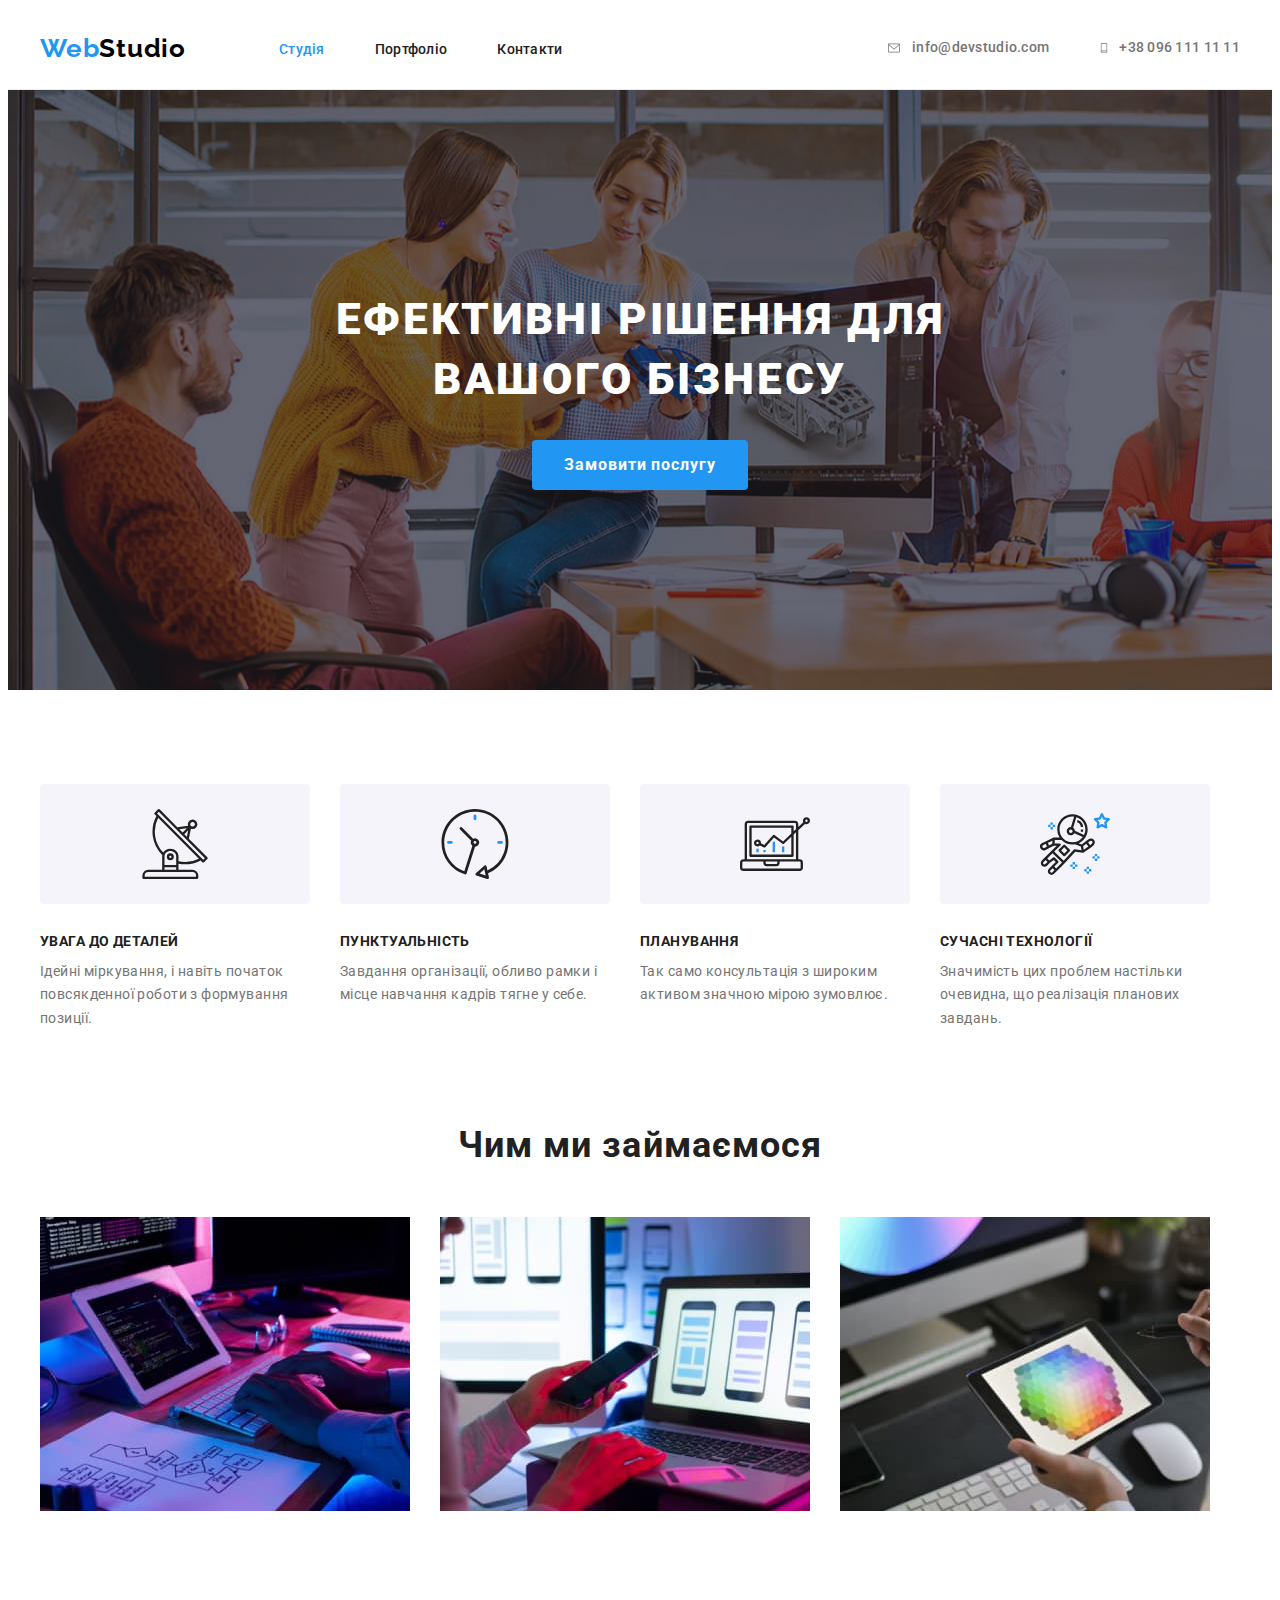
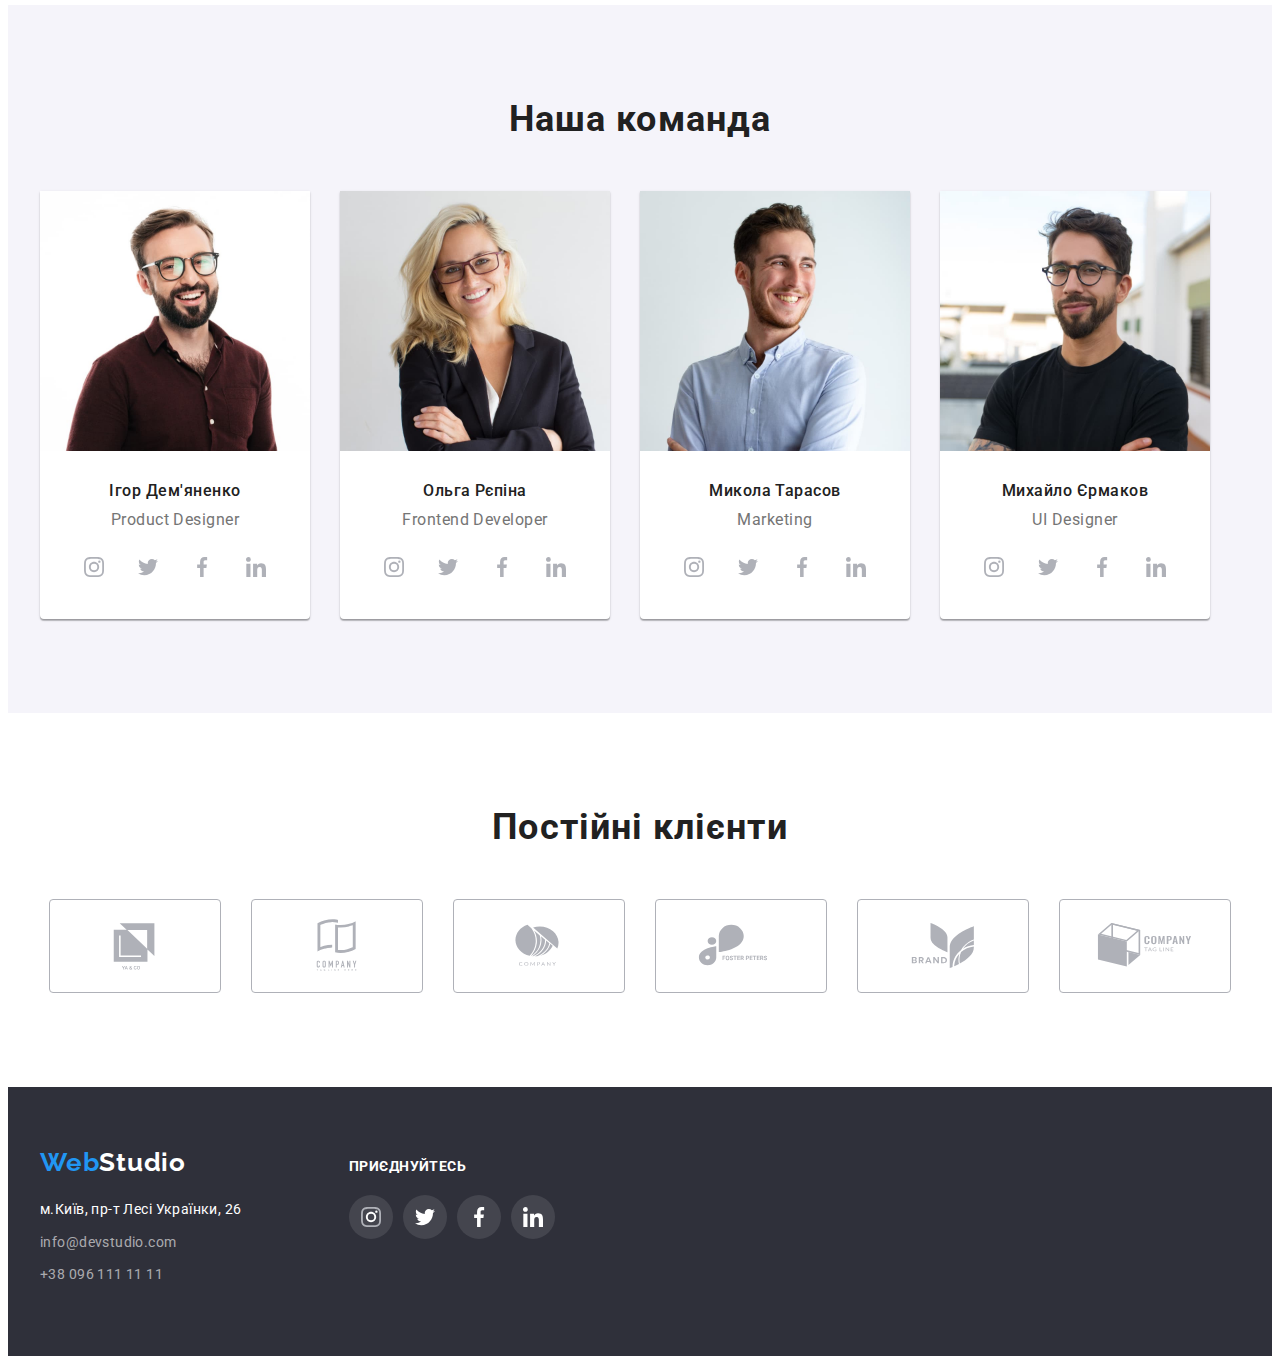
<file: index.html>
<!DOCTYPE html>
<html lang="uk">
  <head>
    <meta charset="UTF-8" />
    <meta http-equiv="X-UA-Compatible" content="IE=edge" />
    <meta name="viewport" content="width=device-width, initial-scale=1.0" />
    <title>Document</title>
    <link
      href="https://fonts.googleapis.com/css2?family=Raleway:wght@700&family=Roboto:wght@400;500;700;900&display=swap"
      rel="stylesheet"
    />
    <link
      rel="stylesheet"
      href="https://cdnjs.cloudflare.com/ajax/libs/modern-normalize/1.1.0/modern-normalize.min.css"
      integrity="sha512-wpPYUAdjBVSE4KJnH1VR1HeZfpl1ub8YT/NKx4PuQ5NmX2tKuGu6U/JRp5y+Y8XG2tV+wKQpNHVUX03MfMFn9Q=="
      crossorigin="anonymous"
      referrerpolicy="no-referrer"
    />
    <link rel="stylesheet" href="./css/styles.css" />
  </head>
  <body>

    <!--HEADER -->
    <header class="page-header">
      <div class="container header-container-new">
        <nav class="header-container" >
          <a href="" class="link web">Web<span class="logo-studio">Studio</span></a>
         <!-- Site nav -->
         <ul class="nav list">
            <li class="item"><a href="" class="link current">Студія</a></li>
            <li class="item"><a href="./portfolio.html" class="link site-nav">Портфоліо</a></li>
            <li class="item"><a href="" class="link site-nav">Контакти</a></li>
         </ul>
        </nav>


      <div class="contact">

          <!-- Contact -->
         <ul class="menu-contacts list">
            <li class="item"><a href="mailto:info@devstudio.com" class="link contact">
      <svg class="contact-icon" width="16" height="12">
        <use href="./images/icons.svg#icon-envelope"></use>
      </svg>
      info@devstudio.com</a>
            </li>
            <li class="item"><a href="tel:+380961111111" class="link contact">
              <svg class="contact-icon" width="10" height="16">
        <use href="./images/icons.svg#icon-smartphone"></use>
      </svg>
              +38 096 111 11 11</a>
            </li>
          </ul>
      </div>
    </header>
    <main>

      <!--HERO-->
      <section class="hero">
        <div class="container">
          <div class="hero-content">
            <h1 class="hero-title">Ефективні рішення для <br />вашого бізнесу</h1>
            <button type="button" class="button primary">Замовити послугу</button>
          </div>
        </div>
      </section>



      <!--SECTION-->
      <section class="section">
        <div class="container">
          <h2 class="section-title visually-hidden ">Наші переваги</h2>
          <ul class="list section-photo">
            <li class="item-section">
              <div class="item-section-new">
              <svg class="section-icon" width="70px" height="70px">
                <use href="./images/icons.svg#icon-antenna-1"></use>
              </svg>
            </div>
              <h3 class="section-title">Увага до деталей</h3>
              <p class="text">
                Ідейні міркування, і навіть початок повсякденної роботи з формування позиції.
              </p>
            </li>
            <li class="item-section">
              <div class="item-section-new">
              <svg class="section-icon" width="70px" height="70px">
                <use href="./images/icons.svg#icon-clock-1"></use>
              </svg>
            </div>
              <h3 class="section-title">Пунктуальність</h3>
              <p class="text">
                Завдання організації, обливо рамки і місце навчання кадрів тягне у себе.
              </p>
            </li>
            <li class="item-section">
              <div class="item-section-new">
              <svg class="section-icon" width="70px" height="70px">
                <use href="./images/icons.svg#icon-diagram-1"></use>
              </svg>
            </div>
              <h3 class="section-title">Планування</h3>
              <p class="text">Так само консультація з широким активом значною мірою зумовлює.</p>
            </li>
            <li class="item-section">
              <div class="item-section-new">
              <svg class="section-icon" width="70px" height="70px">
                <use href="./images/icons.svg#icon-astronaut-1"></use>
              </svg>
            </div>
              <h3 class="section-title">Сучасні технології</h3>
              <p class="text">
                Значимість цих проблем настільки очевидна, що реалізація планових завдань.
              </p>
            </li>
          </ul>
        </div>
      </section>






      <!-- Work -->
      <section class="work">
        <div class="container">
          <div class="work-content">
            <h2 class="work-title">Чим ми займаємося</h2>
            <ul class="list work-photo">
              <li><img src="images/img_1.jpg" alt="клавіатура" width="370" /></li>
              <li><img src="images/img_2.jpg" alt="телефон" width="370" /></li>
              <li><img src="images/img_3.jpg" alt="планшет" width="370" /></li>
            </ul>
          </div>
        </div>
      </section>




      <!-- Team -->
      <section class="team">
        <div class="container color">
          <h2 class="about-team">Наша команда</h2>
          <ul class="list team-list">
             <li class="item-team">
               <img src="images/img1_1.jpg" alt="Фото Ігор" width="270" />
               <div class="team-content">
                 <h3 class="team-title">Ігор Дем'яненко</h3>
                 <p lang="en" class="team-proffesion">Product Designer</p>
                       <ul class="team-soc-list list">
                         <li class="team-soc-item">
                           <a href="" class="team-soc-link link">
                              <svg class="team-soc-icon" width="20" height="20">
                                <use href="./images/icons.svg#icon-instagram-2"></use>
                              </svg>
                           </a>
                         </li>
                         <li class="team-soc-item">
                            <a href="" class="team-soc-link link">
                              <svg class="team-soc-icon" width="20" height="20">
                                <use href="./images/icons.svg#icon-twitter-1"></use>
                              </svg>
                           </a>
                         </li>
                         <li class="team-soc-item">
                            <a href="" class="team-soc-link link">
                              <svg class="team-soc-icon" width="20" height="20">
                                <use href="./images/icons.svg#icon-facebook-1"></use>
                              </svg>
                           </a>
                         </li>
                         <li class="team-soc-item">
                            <a href="" class="team-soc-link link">
                              <svg class="team-soc-icon" width="20" height="20">
                                <use href="./images/icons.svg#icon-linkedin-1"></use>
                              </svg>
                           </a>
                         </li>
                       </ul>
               </div>
             </li>
             <li class="item-team">
              <img src="images/img2_1.jpg" alt="Фото Ольга" width="270" />
              <div class="team-content">
                <h3 class="team-title">Ольга Рєпіна</h3>
                <p lang="en" class="team-proffesion">Frontend Developer</p>
                  <ul class="team-soc-list list">
                         <li class="team-soc-item">
                           <a href="" class="team-soc-link link">
                              <svg class="team-soc-icon" width="20" height="20">
                                <use href="./images/icons.svg#icon-instagram-2"></use>
                              </svg>
                           </a>
                         </li>
                         <li class="team-soc-item">
                            <a href="" class="team-soc-link link">
                              <svg class="team-soc-icon" width="20" height="20">
                                <use href="./images/icons.svg#icon-twitter-1"></use>
                              </svg>
                           </a>
                         </li>
                         <li class="team-soc-item">
                            <a href="" class="team-soc-link link">
                              <svg class="team-soc-icon" width="20" height="20">
                                <use href="./images/icons.svg#icon-facebook-1"></use>
                              </svg>
                           </a>
                         </li>
                         <li class="team-soc-item">
                            <a href="" class="team-soc-link link">
                              <svg class="team-soc-icon" width="20" height="20">
                                <use href="./images/icons.svg#icon-linkedin-1"></use>
                              </svg>
                           </a>
                         </li>
                       </ul>
              </div>
            </li>      
            <li class="item-team">
                 <img src="images/img3_1.jpg" alt="Фото Микола" width="270" />
                <div class="team-content">
                  <h3 class="team-title">Микола Тарасов</h3>
                  <p lang="en" class="team-proffesion">Marketing</p>
                    <ul class="team-soc-list list">
                         <li class="team-soc-item">
                           <a href="" class="team-soc-link link">
                              <svg class="team-soc-icon" width="20" height="20">
                                <use href="./images/icons.svg#icon-instagram-2"></use>
                              </svg>
                           </a>
                         </li>
                         <li class="team-soc-item">
                            <a href="" class="team-soc-link link">
                              <svg class="team-soc-icon" width="20" height="20">
                                <use href="./images/icons.svg#icon-twitter-1"></use>
                              </svg>
                           </a>
                         </li>
                         <li class="team-soc-item">
                            <a href="" class="team-soc-link link">
                              <svg class="team-soc-icon" width="20" height="20">
                                <use href="./images/icons.svg#icon-facebook-1"></use>
                              </svg>
                           </a>
                         </li>
                         <li class="team-soc-item">
                            <a href="" class="team-soc-link link">
                              <svg class="team-soc-icon" width="20" height="20">
                                <use href="./images/icons.svg#icon-linkedin-1"></use>
                              </svg>
                           </a>
                         </li>
                       </ul>
                  </div>
            </li>
            <li class="item-team">
                <img src="images/img4_1.jpg" alt="Фото Михайло" width="270" />
                <div class="team-content">
                <h3 class="team-title">Михайло Єрмаков</h3>
                <p lang="en" class="team-proffesion">UI Designer</p>
                <ul class="team-soc-list list">
                         <li class="team-soc-item">
                           <a href="" class="team-soc-link link">
                              <svg class="team-soc-icon" width="20" height="20">
                                <use href="./images/icons.svg#icon-instagram-2"></use>
                              </svg>
                           </a>
                         </li>
                         <li class="team-soc-item">
                            <a href="" class="team-soc-link link">
                              <svg class="team-soc-icon" width="20" height="20">
                                <use href="./images/icons.svg#icon-twitter-1"></use>
                              </svg>
                           </a>
                         </li>
                         <li class="team-soc-item">
                            <a href="" class="team-soc-link link">
                              <svg class="team-soc-icon" width="20" height="20">
                                <use href="./images/icons.svg#icon-facebook-1"></use>
                              </svg>
                           </a>
                         </li>
                         <li class="team-soc-item">
                            <a href="" class="team-soc-link link">
                              <svg class="team-soc-icon" width="20" height="20">
                                <use href="./images/icons.svg#icon-linkedin-1"></use>
                              </svg>
                           </a>
                         </li>
                       </ul>
          </ul>
        </div>
      </section>
    </main>

<!----------------- CLIENTS ---------------->
      <section class="clients">
        <div class="container">
            <h2 class="clients-title">Постійні клієнти</h2>
              <ul class="clients-list list">
              <li class="clients-item">                        
                <a href="" class="clients-link link">
                <svg class="clients-logo" width="170" height="92">
                  <use href="./images/icons.svg#icon-Logo-6-1"></use>
                </svg>
                </a>                
              </li>
              <li class="clients-item">                        
                <a href="" class="clients-link link">
                <svg class="clients-logo" width="170" height="92">
                  <use href="./images/icons.svg#icon-Logo-7-1"></use>
                </svg>
                </a>
              </li>
              <li class="clients-item">                          
                <a href="" class="clients-link link">
                <svg class="clients-logo" width="170" height="92">
                  <use href="./images/icons.svg#icon-Logo-8-1"></use>
                </svg>
                </a>
              </li>
              <li class="clients-item">                           
                <a href="" class="clients-link link">
                <svg class="clients-logo" width="170" height="92">
                  <use href="./images/icons.svg#icon-Logo-9-1"></use>
                </svg>
                </a>
              </li>
              <li class="clients-item">                         
                <a href="" class="clients-link link">
                <svg class="clients-logo" width="170" height="92">
                  <use href="./images/icons.svg#icon-Logo-10-1"></use>
                </svg>
                </a>
              </li>
              <li class="clients-item">                         
                <a href="" class="clients-link link">
                <svg class="clients-logo" width="170" height="92">
                  <use href="./images/icons.svg#icon-Logo-11-1"></use>
                </svg>
                </a>
              </li>
            </ul>
        </div>
      </section>


  <footer class="finish">
      <div class="container footer">
        <div class="logo-contact">
        <a href="" class="link web">Web<span class="logo-studio-footer">Studio</span></a>
      
        <address class="contacts-address">
          
          <ul class="list contacts-list">
            <li class="contacts-item">
              <a
                href="https://goo.gl/maps/cSazSaJ8c9VCCnmr8"
                target="_blank"
                rel="noopener noreferrer"
                class="link address-location"
                >м.Київ, пр-т Лесі Українки, 26
              </a>
            </li>
            <li class="contacts-item">
              <a href="mailto:info@devstudio.com" class="link address">info@devstudio.com</a>
            </li>
            <li class="contacts-item">
              <a href="tel:+380961111111" class="link address">+38 096 111 11 11</a>
            </li>
          </ul>
        </address>
      </div>
      <div class="soc">
        <p class="soc-title">Приєднуйтесь</p>   
        <ul class="finish-soc-list list">
                         <li class="finish-soc-item">
                           <a href="" class="finish-soc-link link">
                              <svg class="finish-soc-icon" width="20" height="20">
                                <use href="./images/icons.svg#icon-instagram-2"></use>
                              </svg>
                           </a>
                         </li> 
                         <li class="finish-soc-item">
                           <a href="" class="finish-soc-link link">
                              <svg class="finish-soc-icon" width="20" height="20">
                                <use href="./images/icons.svg#icon-twitter-1"></use>
                              </svg>
                           </a>
                         </li>
                          <li class="finish-soc-item">
                           <a href="" class="finish-soc-link link">
                              <svg class="finish-soc-icon" width="20" height="20">
                                <use href="./images/icons.svg#icon-facebook-1"></use>
                              </svg>
                           </a>
                         </li>
                          <li class="finish-soc-item">
                           <a href="" class="finish-soc-link link">
                              <svg class="finish-soc-icon" width="20" height="20">
                                <use href="./images/icons.svg#icon-linkedin-1"></use>
                              </svg>
                           </a>
                         </li>
        </ul>
      </div>
      <div>
      </div>
    </footer>
  </body>
</html>
</file>
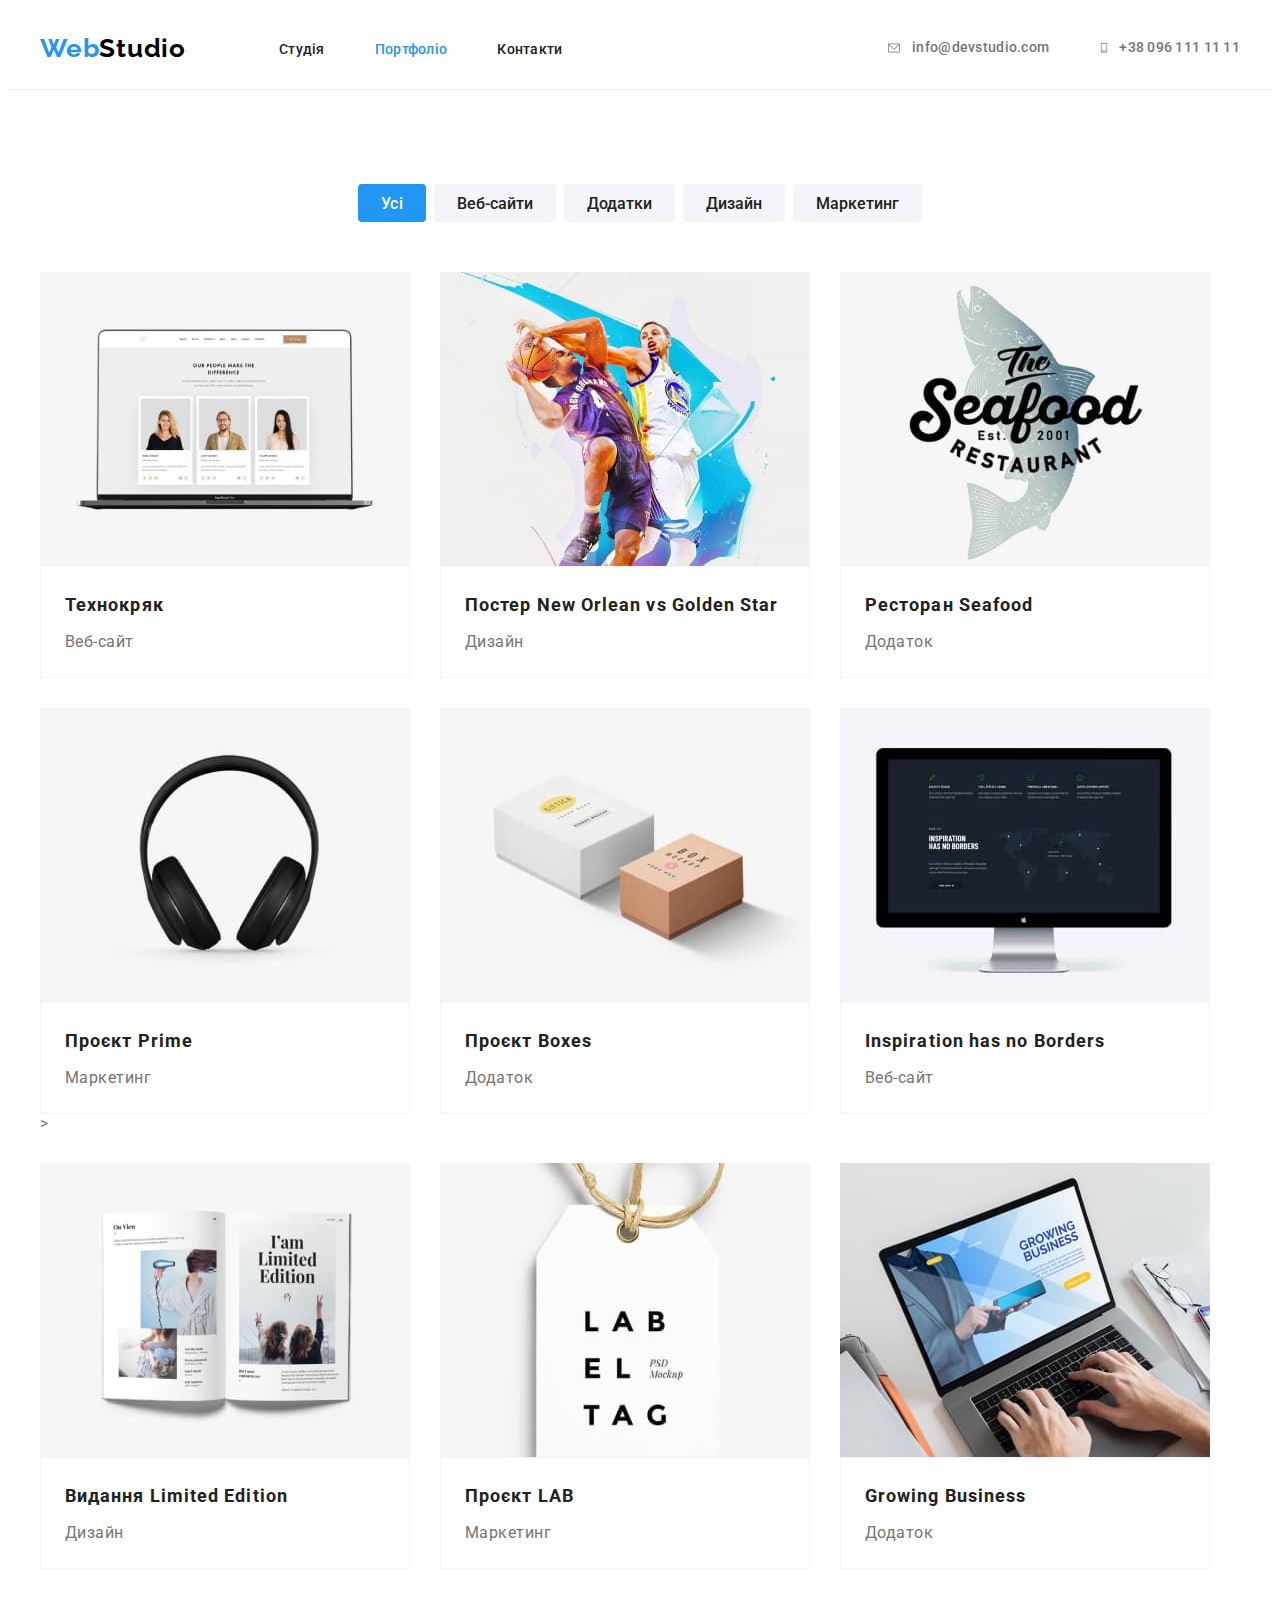
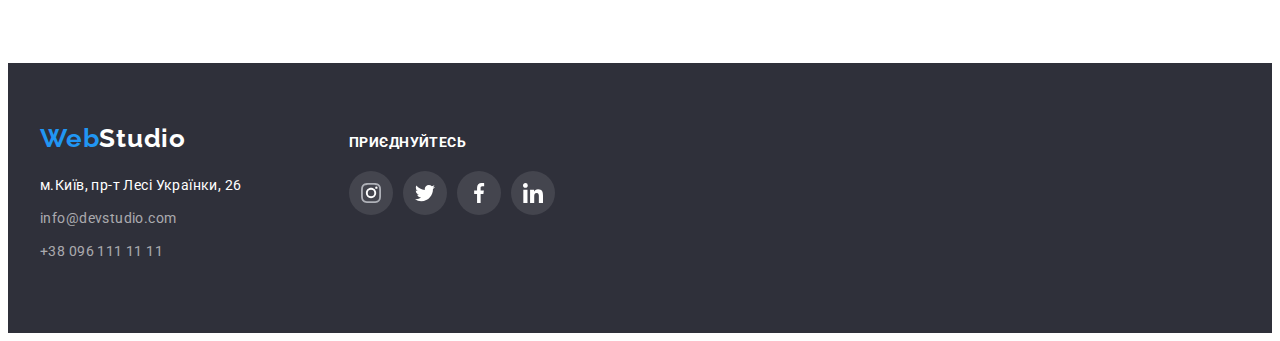
<file: portfolio.html>
<!DOCTYPE html>
<html lang="uk">
  <head>
    <meta charset="UTF-8" />
    <meta http-equiv="X-UA-Compatible" content="IE=edge" />
    <meta name="viewport" content="width=device-width, initial-scale=1.0" />
    <title>Document</title>
    <link
      href="https://fonts.googleapis.com/css2?family=Raleway:wght@700&family=Roboto:wght@400;500;700;900&display=swap"
      rel="stylesheet"
    />
    <link
      rel="stylesheet"
      href="https://cdnjs.cloudflare.com/ajax/libs/modern-normalize/1.1.0/modern-normalize.min.css"
      integrity="sha512-wpPYUAdjBVSE4KJnH1VR1HeZfpl1ub8YT/NKx4PuQ5NmX2tKuGu6U/JRp5y+Y8XG2tV+wKQpNHVUX03MfMFn9Q=="
      crossorigin="anonymous"
      referrerpolicy="no-referrer"
    />
    <link rel="stylesheet" href="./css/styles.css" />
  </head>
  <body>

    <!--HEADER -->

   <header class="page-header">
      <div class="container header-container-new">
        <nav class="header-container" >
          <a href="" class="link web">Web<span class="logo-studio">Studio</span></a>
         <!-- Site nav -->
         <ul class="nav list">
          <li class="item"><a href="./index.html" class="link site-nav">Студія</a></li>
          <li class="item"><a href="./portfolio.html" class="link current">Портфоліо</a></li>
          <li class="item"><a href="" class="link site-nav">Контакти</a></li>
       </ul>
        </nav>
      <div class="contact">

          <!-- Contact -->
         <ul class="menu-contacts list">
            <li class="item"><a href="mailto:info@devstudio.com" class="link contact">
      <svg class="contact-icon" width="16" height="12">
        <use href="./images/icons.svg#icon-envelope"></use>
      </svg>
      info@devstudio.com</a>
            </li>
            <li class="item"><a href="tel:+380961111111" class="link contact">
              <svg class="contact-icon" width="10" height="16">
        <use href="./images/icons.svg#icon-smartphone"></use>
      </svg>
              +38 096 111 11 11</a>
            </li>
          </ul>
      </div>
    </header>

    <main>

      <section class="portfolio">
        <div class="container">
        <h1 class="visually-hidden">Наше портфоліо</h1>
        <ul class="list filter-list">
          <li class="item-button"><button type="button" class="filter">Усі</button></li>
          <li class="item-button"><button type="button" class="simple">Веб-сайти</button></li>
          <li class="item-button"><button type="button" class="simple">Додатки</button></li>
          <li class="item-button"><button type="button" class="simple">Дизайн</button></li>
          <li class="item-button"><button type="button" class="simple">Маркетинг</button></li>
        </ul>
        <ul class="list portfolio-list">
          <li class="elements">
            <img src="images/img_techno.jpg" alt="технокряк" width="370" />
           <div class="total-portfolio">
              <h2 class="name-portfolio">Технокряк</h2>
              <p class="text-portfolio">Веб-сайт</p>
            </div>
          </li>
          <li class="elements">
            <img src="images/img_new_orlean.jpg" alt="постер" width="370" />
              <div class="total-portfolio">
                <h2 class="name-portfolio">Постер<span lang="en"> New Orlean vs Golden Star </span></h2>
                <p class="text-portfolio">Дизайн</p>
            </div>
          </li>
          <li class="elements">
            <img src="images/img_seafood.jpg" alt="ресторан" width="370" />
            <div class="total-portfolio">
              <h2 class="name-portfolio">Ресторан<span lang="en"> Seafood</span></h2>
              <p class="text-portfolio">Додаток</p>
              </div>
          </li>
          <li class="elements">
            <img src="images/img_prime.jpg" alt="prime" width="370" />
            <div class="total-portfolio">
              <h2 class="name-portfolio">Проєкт <span lang="en"> Prime</span></h2>
              <p class="text-portfolio">Маркетинг</p>
            </div>>
          </li>
          <li class="elements">
              <img src="images/img_boxes.jpg" alt="boxes" width="370" />
              <div class="total-portfolio">
                <h2 class="name-portfolio">Проєкт <span lang="en">Boxes</span></h2>
                <p class="text-portfolio">Додаток</p>
              </div>
          </li>
          <li class="elements">
            <img src="images/img_inspiration.jpg" alt="inspiration" width="370" />
            <div class="total-portfolio">
              <h2 lang="en" class="name-portfolio">Inspiration has no Borders</h2>
              <p class="text-portfolio">Веб-сайт</p>
            </div>
          </li>
          <li class="elements">
            <img src="images/img_limited_edition.jpg" alt="edition" width="370" />
            <div class="total-portfolio">
              <h2 class="name-portfolio">Видання <span lang="en">Limited Edition</span></h2>
              <p class="text-portfolio">Дизайн</p>
            </div>
          </li>
          <li class="elements">
            <img src="images/img_lab.jpg" alt="lab" width="370" />
            <div class="total-portfolio">
              <h2 class="name-portfolio">Проєкт<span lang="en"> LAB</span></h2>
              <p class="text-portfolio">Маркетинг</p>
            </div>
          </li>
          <li class="elements">
            <img src="images/img_growing_business.jpg" alt="growing business" width="370" />
            <div class="total-portfolio">
            <h2 lang="en" class="name-portfolio">Growing Business</h2>
            <p class="text-portfolio">Додаток</p>
            </div>
          </li>
        </ul>
        </div>
      </section>
    </main>


   <footer class="finish">
      <div class="container footer">
        <div class="logo-contact">
        <a href="" class="link web">Web<span class="logo-studio-footer">Studio</span></a>
      
        <address class="contacts-address">
          
          <ul class="list contacts-list">
            <li class="contacts-item">
              <a
                href="https://goo.gl/maps/cSazSaJ8c9VCCnmr8"
                target="_blank"
                rel="noopener noreferrer"
                class="link address-location"
                >м.Київ, пр-т Лесі Українки, 26
              </a>
            </li>
            <li class="contacts-item">
              <a href="mailto:info@devstudio.com" class="link address">info@devstudio.com</a>
            </li>
            <li class="contacts-item">
              <a href="tel:+380961111111" class="link address">+38 096 111 11 11</a>
            </li>
          </ul>
        </address>
      </div>
      <div class="soc">
        <p class="soc-title">Приєднуйтесь</p>   
        <ul class="finish-soc-list list">
                         <li class="finish-soc-item">
                           <a href="" class="finish-soc-link link">
                              <svg class="finish-soc-icon" width="20" height="20">
                                <use href="./images/icons.svg#icon-instagram-2"></use>
                              </svg>
                           </a>
                         </li> 
                         <li class="finish-soc-item">
                           <a href="" class="finish-soc-link link">
                              <svg class="finish-soc-icon" width="20" height="20">
                                <use href="./images/icons.svg#icon-twitter-1"></use>
                              </svg>
                           </a>
                         </li>
                          <li class="finish-soc-item">
                           <a href="" class="finish-soc-link link">
                              <svg class="finish-soc-icon" width="20" height="20">
                                <use href="./images/icons.svg#icon-facebook-1"></use>
                              </svg>
                           </a>
                         </li>
                          <li class="finish-soc-item">
                           <a href="" class="finish-soc-link link">
                              <svg class="finish-soc-icon" width="20" height="20">
                                <use href="./images/icons.svg#icon-linkedin-1"></use>
                              </svg>
                           </a>
                         </li>
        </ul>
      </div>
      <div>
      </div>
    </footer>
  </body>
</html>
</file>
<file: css/styles.css>
:root {
--primary-text-color: #757575;
--title-text-color: #212121;
--accent-color: #2196F3;
--white-color: #FFFFFF;
--black-color: #000;
--background-color-hero: #2F303A;
--background-color-grey: #F5F4FA;
--background-color-finish: #2F303A;
--color-address: rgba(255, 255, 255, 0.6);
}


body {
    background-color: var(--white-color);
    color: var(--primary-text-color);
    font-family: 'Roboto', sans-serif;
}
p, h1, h2, h3, h4, h5, h6 {
    margin: 0;
}
ul, ol {
    margin: 0;
    padding-left: 0;
    list-style: none;
}
button {
    cursor: pointer;
    font-family: inherit;
}
address {
    font-style: normal;
}
img {
    display: block;
}


.container {
  width: 100%;
  max-width: 1200px;
  padding-left: 15px;
  padding-right: 15px;
  margin: 0 auto;
  
}
/* ------------------HEADER ---------------------------> */
.page-header {
    padding-top: 25px;
    padding-bottom: 25px;
    border-bottom: 1px solid #ECECEC;
}
.header-container {
    display: flex;
    align-items: center;
    justify-content: center;
}

/* Logo */
.link.web {
   margin-right: 93px;

}
.item + .item {
    margin-left: 50px;
}

.web {
    color: var(--accent-color);
    font-family: Raleway, sans-serif;
    font-weight: 700;
    font-size: 26px;
    line-height: 1.19;
    letter-spacing: 0.03em;
    text-decoration: none;
}

.logo-studio {
    color: var(--black-color);
    font-family: Raleway, sans-serif;
    font-weight: 700;
    font-size: 26px;
    line-height: 1.19;
    letter-spacing: 0.03em;
    text-decoration: none;
}

.link:hover,
.link:focus {
    color: var(--accent-color);
}

/* ------------------SITE-NAV ---------------------------> */
.site-nav {
    color: var(--title-text-color);
    font-weight: 500;
    font-size: 14px;
    line-height: 1.14;
    letter-spacing: 0.02em;
    text-decoration: none;
}
.header-container-new {
    display: flex;
    align-items: center;
}



.nav.list {
    display: flex;
    align-items: center;
}

.current {
    color: var(--accent-color);
    font-weight: 500;
    font-size: 14px;
    line-height: 1.14;
    letter-spacing: 0.02em;
    text-decoration: none;
}


/* ------------------CONTACT ---------------------------> */
.contact {
    color: var(--primary-text-color);
    font-weight: 500;
    font-size: 14px;
    line-height: 1.14;
    letter-spacing: 0.02em;
    text-decoration: none;
    margin-left: auto;

}
  .menu-contacts.list {
    display: flex;
} 


.link.contact {
    display: flex;
    align-items: center;
}
.link.contact:hover,
.link.contact:focus {
    color: var(--accent-color);
}
.contact-icon {
    margin-right: 10px;
    fill: currentColor;
}

 




/* ------------------HERO ---------------------------> */
.hero-content {
    text-align: center;
    flex-grow: 1;
    
}
.hero-title {
    color: var(--white-color);

    font-style: normal;
    font-weight: 900;
    font-size: 44px;
    line-height: 1.36;
    text-align: center;
    letter-spacing: 0.06em;
    text-transform: uppercase;
}

.hero {
    background-color: var(--background-color-hero);
    background-image: linear-gradient(rgba(47, 48, 58, 0.4), rgba(47, 48, 58, 0.4)), url(../images/hero_background.jpg);
    max-width: 1600px;
    margin: 0 auto;
    padding-bottom: 200px;
    padding-top: 200px;


}


/* Button */
.button {
    display: inline-block;
    border: 1px solid transparent;
    min-width: 216px;
    

    color: var(--white-color);
    background-color: var(--accent-color);

    text-align: center;
}

.button.primary {
    height: 50px;
    font-weight: 700;
    font-size: 16px;
    line-height: 1.88;
    align-items: center;
    text-align: center;
    letter-spacing: 0.06em;

    border-radius: 4px;
    border: none;
    padding: 10px 32px;
    margin-top: 30px;
    
}




/* ------------------SECTION ---------------------------> */
.section {
    padding: 94px 0px;
}
.section-photo {
    display: flex;
}
.section-title {
    margin-bottom: 10px;
    color: var(--title-text-color);
    font-weight: 700;
    font-size: 14px;
    line-height: 1.14;
    letter-spacing: 0.03em;
    text-transform: uppercase;
}
.section-photo { 
gap: 30px;
 } 
.item-section {
    width: 270px;
}
.text {
    font-weight: 400;
    font-size: 14px;
    line-height: 1.71;
    letter-spacing: 0.03em;
}
.item-section-new {
    min-width: 270px;
    height: 120px;
    background-color: #F5F4FA;
    border-radius: 4px;
    margin-bottom: 30px;
    justify-content: center;
    align-items: center;
    display: flex;

}
.section-icon {
    fill: #212121;
    width: 70px;
    height: 70px;
}

/* ------------------WORK ---------------------------> */
.work {
    padding-bottom: 94px;
}
.work-photo {
    display: flex;
    gap: 30px;
}


.work-title {
    margin-bottom: 50px;
    color: var(--title-text-color);
    font-weight: 700;
    font-size: 36px;
    line-height: 1.16;
    text-align: center;
    letter-spacing: 0.03em;
    text-align: center;
}

/* ------------------TEAM ---------------------------> */

.team-content {
    
    padding: 30px 30px;
    text-align: center;
}

.team-list {
    display: flex;
    gap: 30px;
}
.item-team {
    width: calc((100%-30px)/4);
    gap: 30px;
    background-color: var(--white-color);
}
.team {
    padding: 94px 0px;
    background-color: var(--background-color-grey);
}

.about-team {
    color: var(--title-text-color);
    margin-bottom: 50px;


    font-weight: 700;
    font-size: 36px;
    line-height: 1.16;
    text-align: center;
    letter-spacing: 0.03em;
    text-align: center;
}

.team-title {
    padding-bottom: 10px;
    color: var(--title-text-color);
    font-weight: 500;
    font-size: 16px;
    line-height: 1.19;
    letter-spacing: 0.03em;
}

.team-proffesion {
    color: var(--primary-text-color);
    font-weight: 400;
    font-size: 16px;
    line-height: 1.19;
    letter-spacing: 0.03em;
    margin-bottom: 16px;
}

.team-soc-list {
    display: flex;
    justify-content: center;
    gap: 10px;
}

.team-soc-item {
    height: 44px;
    width: 44px;
}

.team-soc-link {
    width: 100%;
    height: 100%;
    border-radius: 50%;
    display: flex;
    justify-content: center;
    align-items: center;
}
.team-soc-icon {
    fill: #AFB1B8;
}
.team-soc-link:hover,
.team-soc-link:focus {
    background-color: var(--accent-color) ;
}
.team-soc-link:hover .team-soc-icon, 
.team-soc-link:focus .team-soc-icon {
    fill: var(--white-color);
}
.item-team {
background: #FFFFFF;
box-shadow: 0px 1px 3px rgba(0, 0, 0, 0.12),
0px 1px 1px rgba(0, 0, 0, 0.14),
0px 2px 1px rgba(0, 0, 0, 0.2);
border-radius: 0px 0px 4px 4px;
}

/* ------------------CLIENTS ---------------------------> */

.clients {
    padding: 94px 0;
}



.clients-title {
    margin-bottom: 50px;
    color: var(--title-text-color);
    font-weight: 700;
    font-size: 36px;
    line-height: 1.16;
    text-align: center;
    letter-spacing: 0.03em;
    text-align: center;
    
}

 .clients-list { 
    display: flex;
    justify-content: center;
    gap: 30px;
    
 }
 
 
 .clients-link { 
    height: 92px;
    width: 170px;
    border: 1px solid #AFB1B8;
    border-radius: 4px;
    display: flex;
    justify-content: center;
    align-items: center;
}

.new-list {
    display: flex;
}

.clients-logo {
    height: 60px;
    width: 106px;
    fill: #AFB1B8;
}

.clients-link:hover ,
.clients-link:focus {
fill: var(--accent-color);
border-color: var(--accent-color);
}

.clients-link:hover .clients-logo,
.clients-link:focus .clients-logo {
    fill: var(--accent-color);
    border-color: var(--accent-color);
}

/* ------------------FOOTER ---------------------------> */
.finish {
    padding-top: 60px;
    padding-bottom: 60px;
    background-color: var(--background-color-finish);
}

.contacts-item {
    margin-bottom: 9px;
}

.contacts-address {
margin-top: 20px;
}

.soc-title {

    font-weight: 700;
    font-size: 14px;
    line-height: 1.14;
    letter-spacing: 0.03em;
    text-transform: uppercase;

}

.logo-studio-footer {
    color: var(--white-color);
    font-family: Raleway, sans-serif;
    font-weight: 700;
    font-size: 26px;
    line-height: 1.19;
    letter-spacing: 0.03em;
    text-decoration: none;
}

.address-location {
    color: var(--white-color);
    font-style: normal;
    font-size: 14px;
    line-height: 1.71;
    text-decoration: none;
    letter-spacing: 0.03em;
}

.address {
    color: var(--color-address);
    font-style: normal;
    font-size: 14px;
    line-height: 1.71;
    letter-spacing: 0.03em;
    text-decoration: none;

}
.container.footer {
    display: flex;
}
.soc-title {
    color: var(--white-color);
    font-weight: 700;
    font-size: 14px;
    line-height: 1.14;
    letter-spacing: 0.03em;
    text-transform: uppercase;
   margin-top: 12px; 
 margin-left: 70px; 
 margin-bottom: 20px;
}
.finish-soc-item {
    width: 44px;
    height: 44px;
    
}
.finish-soc-list {
    display: flex;
    gap: 10px;
    margin-left: 70px;
    
}
.finish-soc-link {
    width: 100%;
    height: 100%;
    border-radius: 50%;
    background-color: rgba(255, 255, 255, 0.1);
    display: flex;
    justify-content: center;
    align-items: center;
}
.finish-soc-icon {
    fill: var(--white-color);
}


.finish-soc-link:hover,
.finish-soc-link:focus {
    background-color: var(--accent-color);
}

.link:hover,
.link:focus {
    color: var(--accent-color);
}

/* ------------------PORTFOLIO ---------------------------> */

.portfolio {
    padding: 94px 0px;
}

.name-portfolio {
    color: var(--title-text-color);
    font-weight: 700;
    font-size: 18px;
    line-height: 2;
    letter-spacing: 0.06em;
    margin-bottom: 4px;
    
}

.text-portfolio {
    color: var(--primary-text-color);
    font-size: 16px;
    line-height: 1.88;
    letter-spacing: 0.03em;
}
.filter-list {
    margin-bottom: 50px;
    display: flex;
    align-items: center;
    gap: 8px;
    justify-content: center;
}

.elements {
    width: 370px;
}

.portfolio-list {
    display: flex;
    flex-wrap: wrap;
    gap: 30px;
}


.total-portfolio {
    border: 1px solid var(--background-color-grey);
    padding: 20px 24px;
}

.filter {
    color: var(--white-color);
    background-color: var(--accent-color);
    height: 38px;
    font-weight: 500;
    font-size: 16px;
    line-height: 1.62;
    letter-spacing: 0.03em;
    text-align: center;
    border-radius: 4px;
    border: none;
    border: 1px solid transparent;
    padding: 6px 22px;

}
.simple:hover,
.simple:focus {
    background-color: var(--accent-color);
    color: var(--white-color);
    box-shadow: 0px 4px 4px rgba(0, 0, 0, 0.25);
    border-radius: 4px;
}
.filter:hover,
.filter:focus {
    background-color: var(--accent-color);
    color: var(--white-color);
    box-shadow: 0px 4px 4px rgba(0, 0, 0, 0.25);
    border-radius: 4px;
}


.simple {
    color: var(--title-text-color);
    background-color: var(--background-color-grey);
    height: 38px;
    font-weight: 500;
    font-size: 16px;
    line-height: 1.62;
    border-radius: 4px;
    border: none;
    border: 1px solid transparent;
    padding: 6px 22px;
}


.visually-hidden {
    position: absolute;
    width: 1px;
    height: 1px;
    margin: -1px;
    border: 0;
    padding: 0;

    white-space: nowrap;
    clip-path: inset(100%);
    clip: rect(0 0 0 0);
    overflow: hidden;
}

.elements:hover,
.elements:focus {
    box-shadow: 1px 4px 6px 0px rgba(0, 0, 0, 0.16), 0px 4px 4px 0px rgba(0, 0, 0, 0.06), 0px 1px 1px 0px rgba(0, 0, 0, 0.12);
}
</file>
